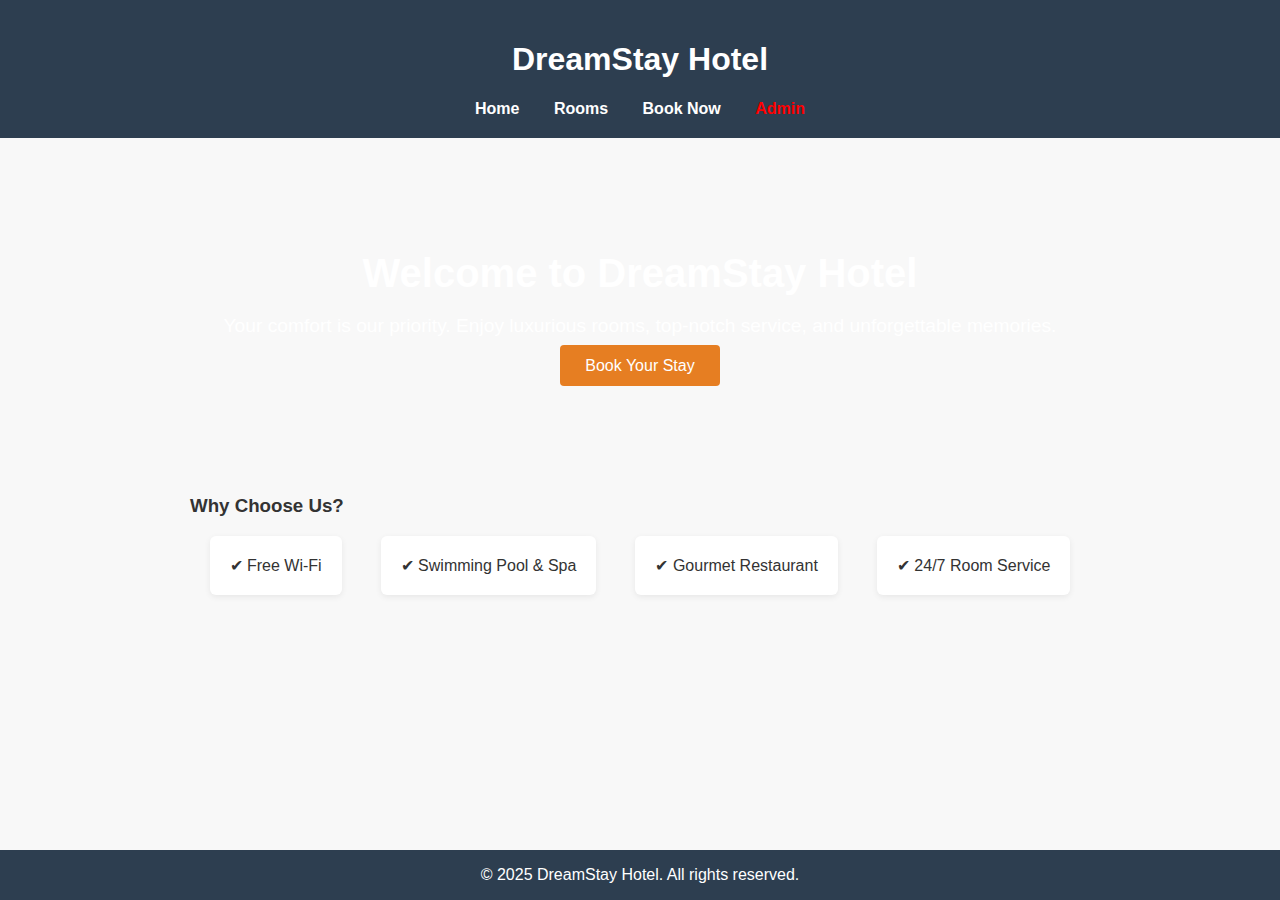
<file: DreamStay Hotel/index.html>
<!DOCTYPE html>
<html lang="en">
<head>
    <meta charset="UTF-8">
    <title>DreamStay Hotel</title>
    <meta name="viewport" content="width=device-width, initial-scale=1.0">
    <link rel="stylesheet" href="styles.css">
</head>
<body>
    <header>
        <h1>DreamStay Hotel</h1>
        <nav>
            <a href="index.html">Home</a>
            <a href="rooms.html">Rooms</a>
            <a href="booking.html">Book Now</a>
            <a href="admin.html" class="admin-link">Admin</a> <!-- Admin Button -->
        </nav>
    </header>
    <main>
        <section class="hero">
            <h2>Welcome to DreamStay Hotel</h2>
            <p>Your comfort is our priority. Enjoy luxurious rooms, top-notch service, and unforgettable memories.</p>
            <a class="btn" href="booking.html">Book Your Stay</a>
        </section>
        <section class="features">
            <h3>Why Choose Us?</h3>
            <ul>
                <li>✔ Free Wi-Fi</li>
                <li>✔ Swimming Pool & Spa</li>
                <li>✔ Gourmet Restaurant</li>
                <li>✔ 24/7 Room Service</li>
            </ul>
        </section>
    </main>
    <footer>
        &copy; 2025 DreamStay Hotel. All rights reserved.
    </footer>
</body>
</html>
</file>
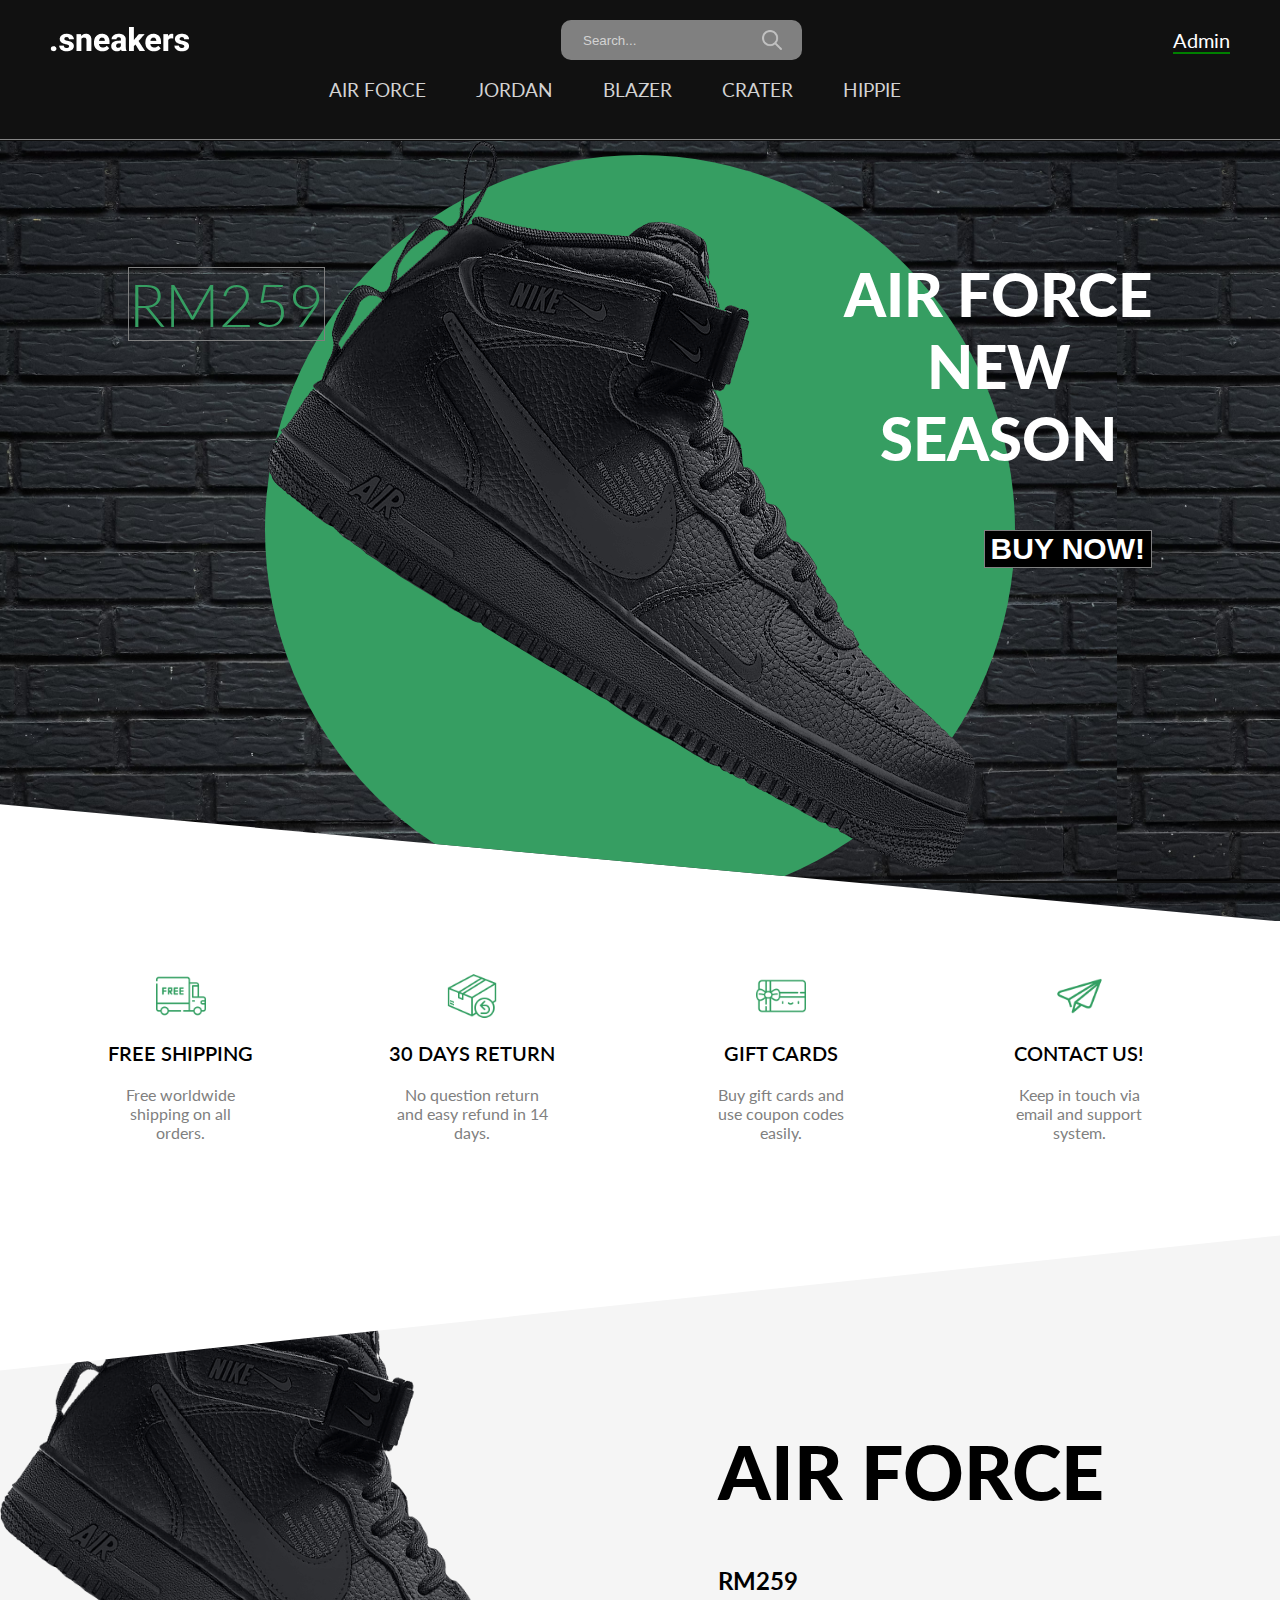
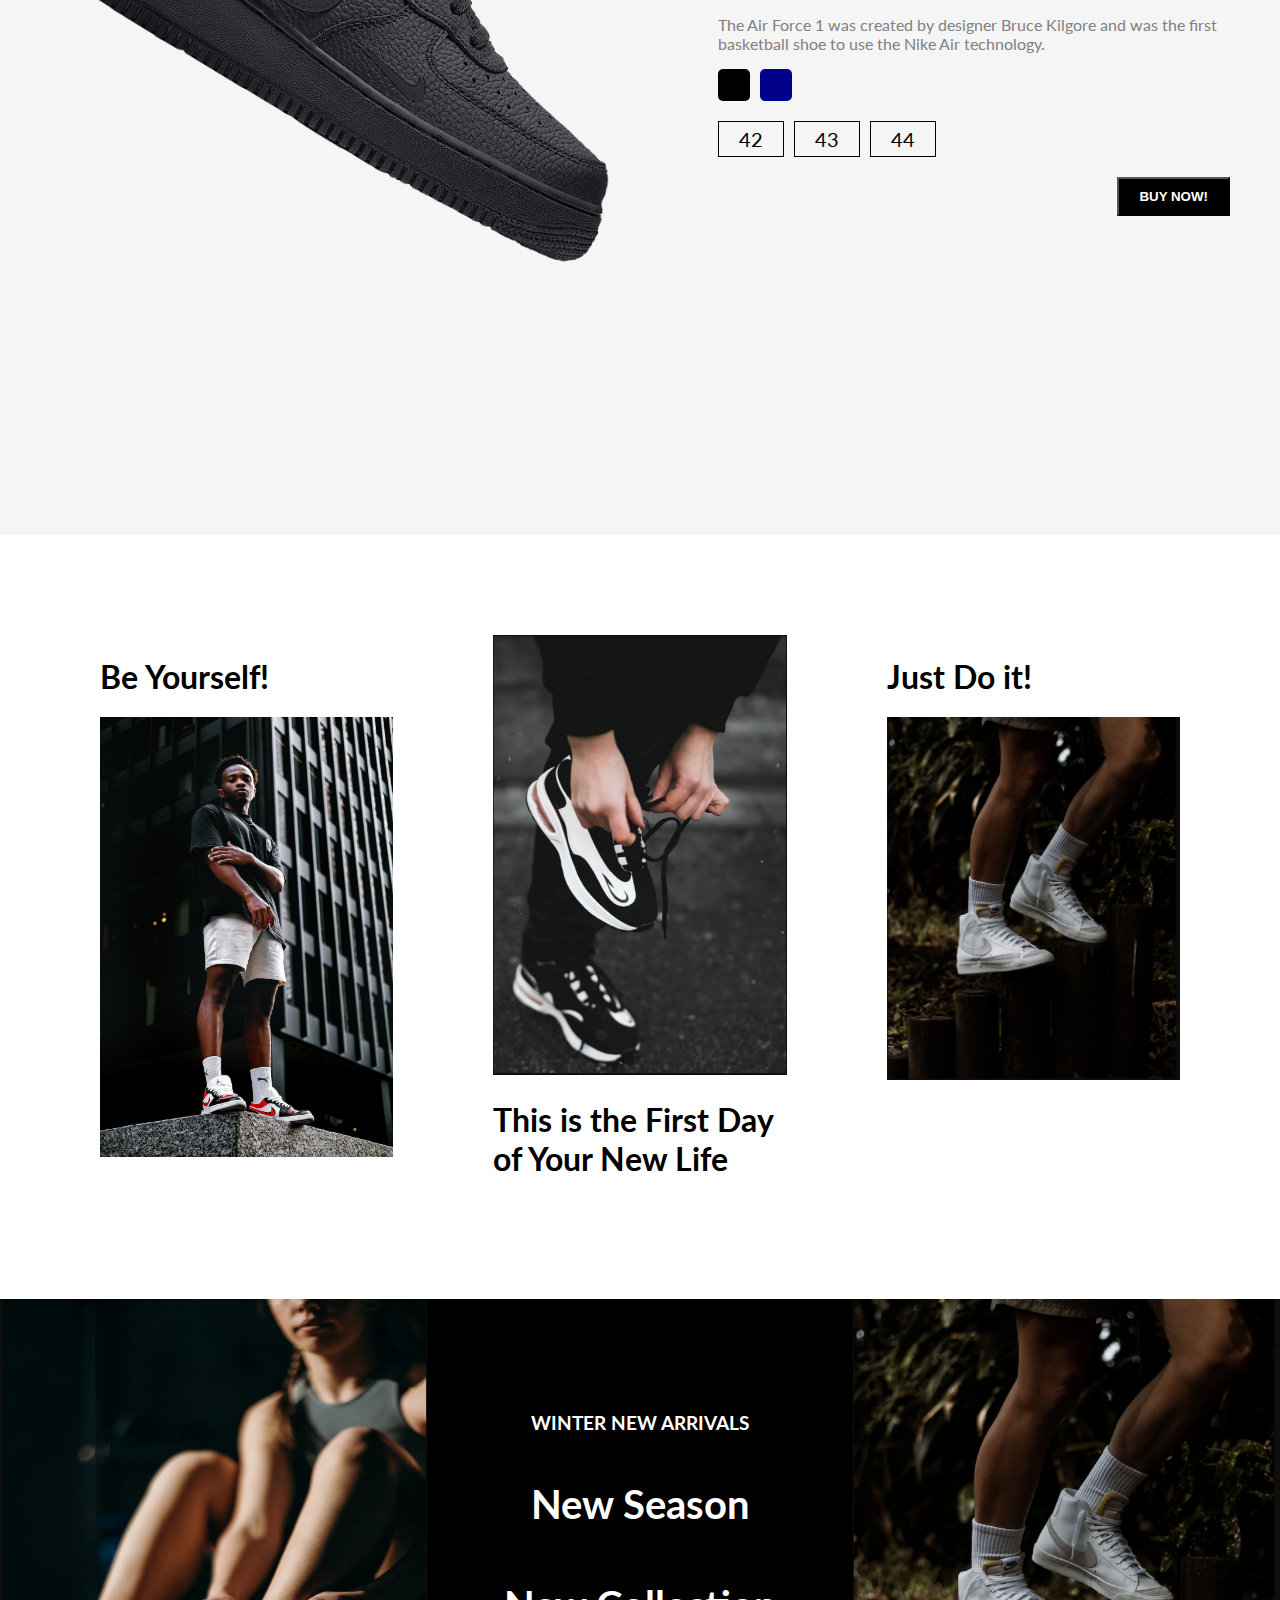
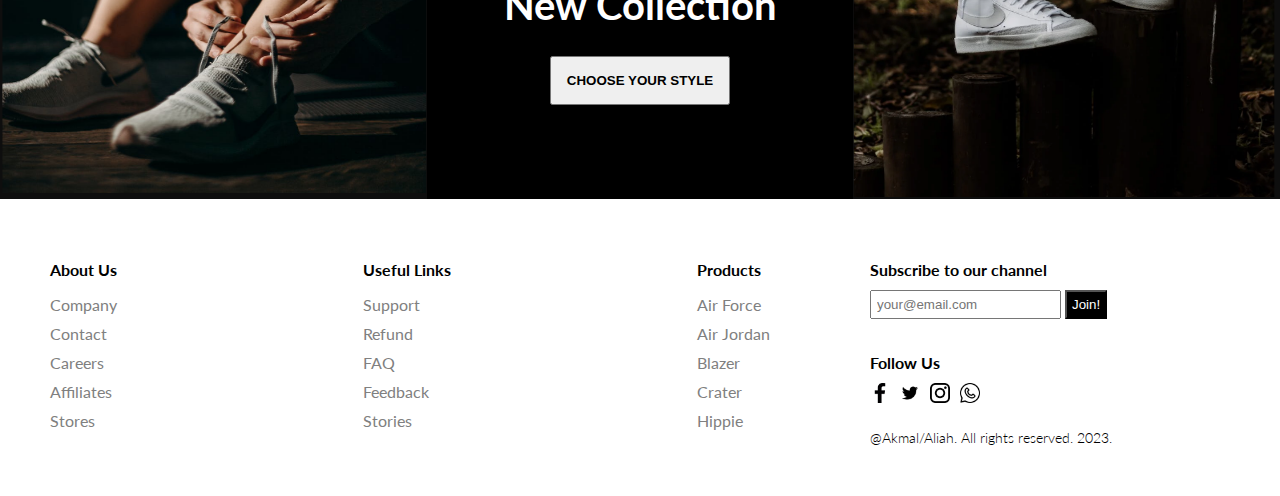
<file: sneakerstore/index.html>
<!DOCTYPE html>
<html lang="en">

<head>
    <meta charset="UTF-8">
    <meta http-equiv="X-UA-Compatible" content="IE=edge">
    <meta name="viewport" content="width=device-width, initial-scale=1.0">
    <link
        href="https://fonts.googleapis.com/css2?family=Lato:ital,wght@0,100;0,300;0,400;0,700;0,900;1,100;1,300;1,400;1,700;1,900&display=swap"
        rel="stylesheet">
    <link rel="stylesheet" href="style.css">
    <title>Nike Store</title>
</head>

<body>
    <nav id="nav">
        <div class="navTop">
            <div class="navItem">
                <img src="./img/Contact/sneakers.png" alt="">
            </div>
            <div class="navItem">
                <div class="search">
                    <input type="text" placeholder="Search..." class="searchInput">
                    <img src="./img/Contact/search.png" width="20" height="20" alt="" class="searchIcon">
                </div>
            </div>
            <div class="navItem">
                <span class="limitedOffer" onclick="location.href='admin.php';" style="cursor: pointer;">Admin</span>

            </div>
        </div>
        <div class="navBottom">
            <h3 class="menuItem">AIR FORCE</h3>
            <h3 class="menuItem">JORDAN</h3>
            <h3 class="menuItem">BLAZER</h3>
            <h3 class="menuItem">CRATER</h3>
            <h3 class="menuItem">HIPPIE</h3>
        </div>
    </nav>
    <div class="slider">
        <div class="sliderWrapper">
            <div class="sliderItem">
                <img src="./img/Product/air.png" alt="" class="sliderImg">
                <div class="sliderBg"></div>
                <h1 class="sliderTitle">AIR FORCE</br> NEW</br> SEASON</h1>
                <h2 class="sliderPrice">RM259</h2>
                <a href="#product">
                    <button class="buyButton">BUY NOW!</button>
                </a>
            </div>
            <div class="sliderItem">
                <img src="./img/Product/jordan.png" alt="" class="sliderImg">
                <div class="sliderBg"></div>
                <h1 class="sliderTitle">AIR JORDAN</br> NEW</br> SEASON</h1>
                <h2 class="sliderPrice">RM184</h2>
                <a href="#product">
                    <button class="buyButton">BUY NOW!</button>
                </a>
            </div>
            <div class="sliderItem">
                <img src="./img/Product/blazer.png" alt="" class="sliderImg">
                <div class="sliderBg"></div>
                <h1 class="sliderTitle">BLAZER</br> NEW</br> SEASON</h1>
                <h2 class="sliderPrice">RM199</h2>
                <a href="#product">
                    <button class="buyButton">BUY NOW!</button>
                </a>
            </div>
            <div class="sliderItem">
                <img src="./img/Product/crater.png" alt="" class="sliderImg">
                <div class="sliderBg"></div>
                <h1 class="sliderTitle">CRATER</br> NEW</br> SEASON</h1>
                <h2 class="sliderPrice">RM149</h2>
                <a href="#product">
                    <button class="buyButton">BUY NOW!</button>
                </a>
            </div>
            <div class="sliderItem">
                <img src="./img/Product/hippie.png" alt="" class="sliderImg">
                <div class="sliderBg"></div>
                <h1 class="sliderTitle">HIPPIE</br> NEW</br> SEASON</h1>
                <h2 class="sliderPrice">RM209</h2>
                <a href="#product">
                    <button class="buyButton">BUY NOW!</button>
                </a>
            </div>
        </div>
    </div>
   
    <div class="features">
        <div class="feature">
            <img src="./img/Icon/shipping.png" alt="" class="featureIcon">
            <span class="featureTitle">FREE SHIPPING</span>
            <span class="featureDesc">Free worldwide shipping on all orders.</span>
        </div>
        <div class="feature">
            <img class="featureIcon" src="./img/Icon/return.png" alt="">
            <span class="featureTitle">30 DAYS RETURN</span>
            <span class="featureDesc">No question return and easy refund in 14 days.</span>
        </div>
        <div class="feature">
            <img class="featureIcon" src="./img/Icon/gift.png" alt="">
            <span class="featureTitle">GIFT CARDS</span>
            <span class="featureDesc">Buy gift cards and use coupon codes easily.</span>
        </div>
        <div class="feature">
            <img class="featureIcon" src="./img/Icon/contact.png" alt="">
            <span class="featureTitle">CONTACT US!</span>
            <span class="featureDesc">Keep in touch via email and support system.</span>
        </div>
    </div>
        <div class="product" id="product">
        <img src="./img/Product/air.png" alt="" class="productImg">
        <div class="productDetails">
            <h1 class="productTitle">AIR FORCE</h1>
            <h2 class="productPrice">RM259</h2>
            <p class="productDesc">The Air Force 1 was created by designer Bruce Kilgore and was the first basketball shoe to 
                use the Nike Air technology.</p>
            <div class="colors">
                <div class="color"></div>
                <div class="color"></div>
            </div>
            <div class="sizes">
                <div class="size">42</div>
                <div class="size">43</div>
                <div class="size">44</div>
            </div>
            <button class="productButton">BUY NOW!</button>
        </div>
            <div class="payment">
                <h1 class="payTitle">Personal Information</h1>
                <form action="data.php" method="POST">
                    <label>Name and Surname</label>
                    <input type="text" name="name" placeholder="John Doe" class="payInput">
                    <br>
                    <label>Phone Number</label>
                    <input type="text" name="phone" placeholder="+6012 345 6781" class="payInput" maxlength="13">
                    <br>
                    <label>Address</label>
                    <input type="text" name="address" placeholder="Elton St 21 22-145" class="payInput">
                    <br>
                    <h1 class="payTitle">Card Information</h1>
                    <div class="cardIcons">
                        <img src="./img/Contact/visa.png" width="40" alt="" class="cardIcon">
                        <img src="./img/Contact/master.png" alt="" width="40" class="cardIcon">
                    </div>
                    <input type="text" name="card_number" class="payInput" placeholder="Card Number" maxlength="16">
                    <div class="cardInfo">
                        <input type="text" name ="expiry_month" placeholder="mm" class="payInput sm" maxlength="2">
                        <input type="text" name ="expiry_year" placeholder="yyyy" class="payInput sm" maxlength="4">
                        <input type="text" name ="cvv" placeholder="cvv" class="payInput sm">
                    </div>
                    <button type="submit" class="payButton">Checkout!</button>
                    <span class="close">X</span>
                </form>
            </div>
        </div>
    <div class="gallery">
        <div class="galleryItem">
            <h1 class="galleryTitle">Be Yourself!</h1>
            <img src="./img/Gallery/image1.jpeg"
                alt="" class="galleryImg">
        </div>
        <div class="galleryItem">
            <img src="./img/Gallery/image2.png"
                alt="" class="galleryImg">
            <h1 class="galleryTitle">This is the First Day of Your New Life</h1>
        </div>
        <div class="galleryItem">
            <h1 class="galleryTitle">Just Do it!</h1>
            <img src="./img/Gallery/image3.png"
                alt="" class="galleryImg">
        </div>
    </div>
    <div class="newSeason">
        <div class="nsItem">
            <img src="./img/Gallery/image4.png"
                alt="" class="nsImg">
        </div>
            <div class="nsItem">
            <h3 class="nsTitleSm">WINTER NEW ARRIVALS</h3>
            <h1 class="nsTitle">New Season</h1>
            <h1 class="nsTitle">New Collection</h1>
            <a href="#nav">
                <button class="nsButton">CHOOSE YOUR STYLE</button>
            </a>
        </div>
        <div class="nsItem">
            <img src="./img/Gallery/image3.png"
                alt="" class="nsImg">
        </div>
    </div>
    <footer>
        <div class="footerLeft">
            <div class="footerMenu">
                <h1 class="fMenuTitle">About Us</h1>
                <ul class="fList">
                    <li class="fListItem">Company</li>
                    <li class="fListItem">Contact</li>
                    <li class="fListItem">Careers</li>
                    <li class="fListItem">Affiliates</li>
                    <li class="fListItem">Stores</li>
                </ul>
            </div>
            <div class="footerMenu">
                <h1 class="fMenuTitle">Useful Links</h1>
                <ul class="fList">
                    <li class="fListItem">Support</li>
                    <li class="fListItem">Refund</li>
                    <li class="fListItem">FAQ</li>
                    <li class="fListItem">Feedback</li>
                    <li class="fListItem">Stories</li>
                </ul>
            </div>
            <div class="footerMenu">
                <h1 class="fMenuTitle">Products</h1>
                <ul class="fList">
                    <li class="fListItem">Air Force</li>
                    <li class="fListItem">Air Jordan</li>
                    <li class="fListItem">Blazer</li>
                    <li class="fListItem">Crater</li>
                    <li class="fListItem">Hippie</li>
                </ul>
            </div>
        </div>
        <div class="footerRight">
            <div class="footerRightMenu">
                <h1 class="fMenuTitle">Subscribe to our channel</h1>
                <div class="fMail">
                    <input type="text" placeholder="your@email.com" class="fInput">
                    <button class="fButton">Join!</button>
                </div>
            </div>
            <div class="footerRightMenu">
                <h1 class="fMenuTitle">Follow Us</h1>
                <div class="fIcons">
                    <img src="./img/Contact/facebook.png"  alt="" class="fIcon">
                    <img src="./img/Contact/twitter.png" alt="" class="fIcon">
                    <img src="./img/Contact/instagram.png" alt="" class="fIcon">
                    <img src="./img/Contact/whatsapp.png" alt="" class="fIcon">
                </div>
            </div>
            <div class="footerRightMenu">
                <span class="copyright">@Akmal/Aliah. All rights reserved. 2023.</span>
            </div>
        </div>
    </footer>
    <script src="./app.js"></script>
</body>

</html>
</file>
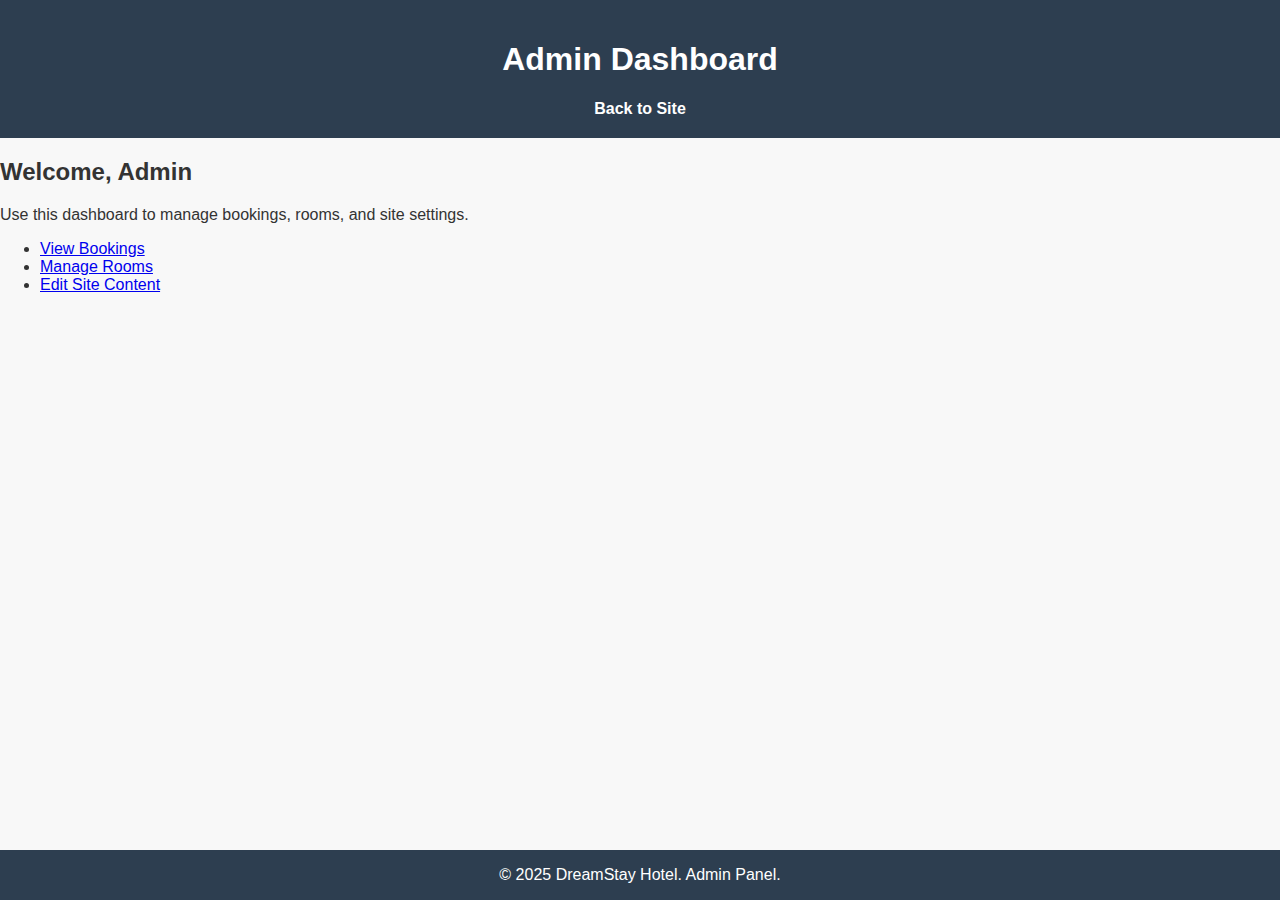
<file: DreamStay Hotel/admin.html>
<!DOCTYPE html>
<html lang="en">
<head>
    <meta charset="UTF-8">
    <title>Admin Dashboard - DreamStay Hotel</title>
    <meta name="viewport" content="width=device-width, initial-scale=1.0">
    <link rel="stylesheet" href="styles.css">
</head>
<body>
    <header>
        <h1>Admin Dashboard</h1>
        <nav>
            <a href="index.html">Back to Site</a>
        </nav>
    </header>
    <main>
        <section>
            <h2>Welcome, Admin</h2>
            <p>Use this dashboard to manage bookings, rooms, and site settings.</p>
            <ul>
                <li><a href="#">View Bookings</a></li>
                <li><a href="#">Manage Rooms</a></li>
                <li><a href="#">Edit Site Content</a></li>
            </ul>
        </section>
    </main>
    <footer>
        &copy; 2025 DreamStay Hotel. Admin Panel.
    </footer>
</body>
</html>
</file>
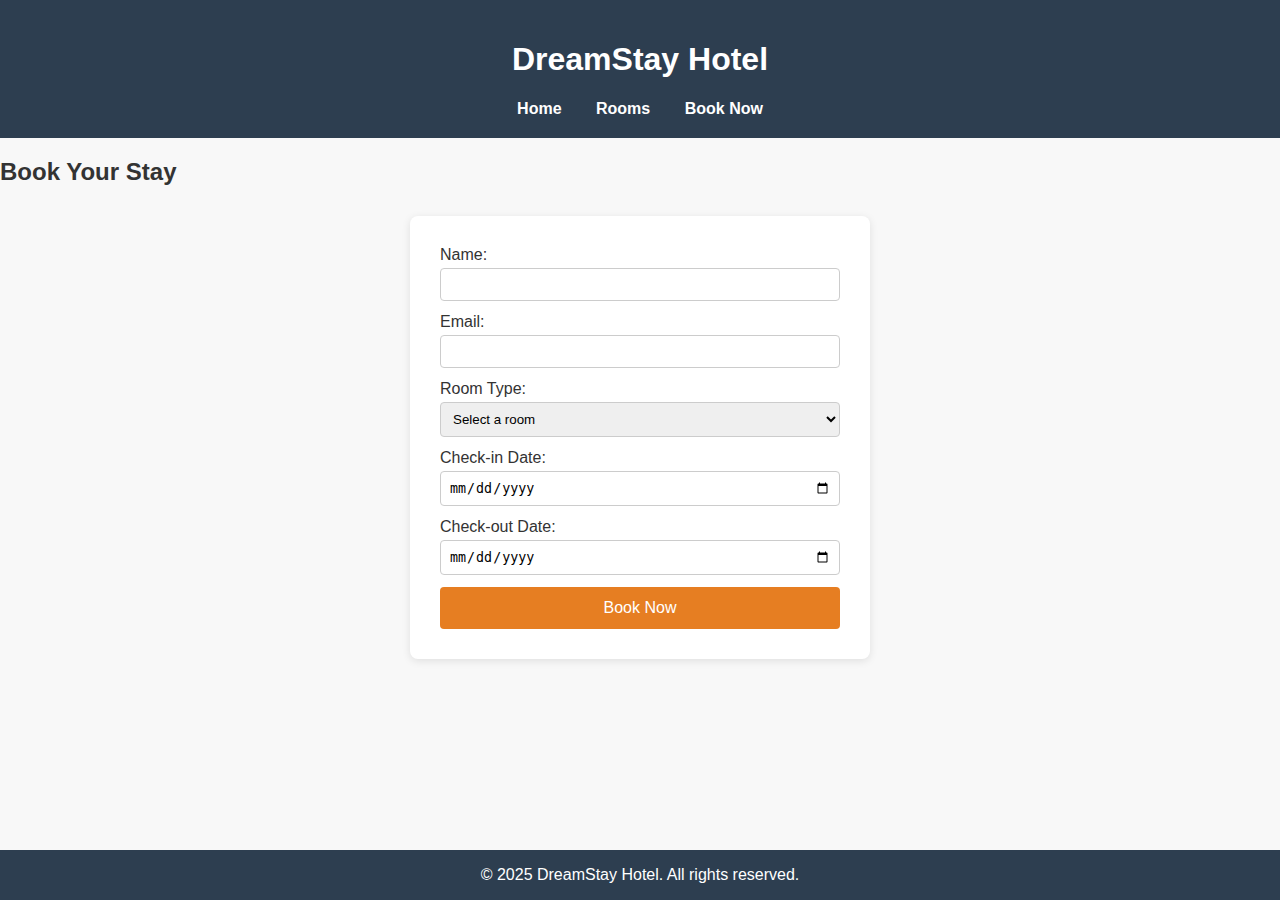
<file: DreamStay Hotel/booking.html>
<!DOCTYPE html>
<html lang="en">
<head>
    <meta charset="UTF-8">
    <title>Book Your Stay - DreamStay Hotel</title>
    <link rel="stylesheet" href="styles.css">
    <script defer src="booking.js"></script>
</head>
<body>
    <header>
        <h1>DreamStay Hotel</h1>
        <nav>
            <a href="index.html">Home</a>
            <a href="rooms.html">Rooms</a>
            <a href="booking.html">Book Now</a>
        </nav>
    </header>
    <main>
        <h2>Book Your Stay</h2>
        <form id="bookingForm">
            <label>
                Name:
                <input type="text" name="name" required>
            </label>
            <label>
                Email:
                <input type="email" name="email" required>
            </label>
            <label>
                Room Type:
                <select name="room" required>
                    <option value="">Select a room</option>
                    <option value="Deluxe Room">Deluxe Room</option>
                    <option value="Suite">Suite</option>
                    <option value="Standard Room">Standard Room</option>
                </select>
            </label>
            <label>
                Check-in Date:
                <input type="date" name="checkin" required>
            </label>
            <label>
                Check-out Date:
                <input type="date" name="checkout" required>
            </label>
            <button type="submit" class="btn">Book Now</button>
        </form>
        <div id="bookingMessage"></div>
    </main>
    <footer>
        &copy; 2025 DreamStay Hotel. All rights reserved.
    </footer>
</body>
</html>
</file>
<file: DreamStay Hotel/styles.css>
body {
    font-family: Arial, sans-serif;
    margin: 0;
    background: #f8f8f8;
    color: #333;
}
header {
    background: #2d3e50;
    color: #fff;
    padding: 20px 0;
    text-align: center;
}
nav a {
    color: #fff;
    text-decoration: none;
    margin: 0 15px;
    font-weight: bold;
}
nav a:hover {
    text-decoration: underline;
}
.hero {
    background: url('https://images.unsplash.com/photo-1506744038136-46273834b3fb?auto=format&fit=crop&w=1200&q=80') center/cover no-repeat;
    color: #fff;
    text-align: center;
    padding: 80px 20px;
}
.hero h2 {
    font-size: 2.5em;
    margin-bottom: 10px;
}
.hero p {
    font-size: 1.2em;
    margin-bottom: 20px;
}
.btn {
    background: #e67e22;
    color: #fff;
    padding: 12px 25px;
    border: none;
    border-radius: 4px;
    text-decoration: none;
    font-size: 1em;
    cursor: pointer;
    transition: background .2s;
}
.btn:hover {
    background: #d35400;
}
.features, .rooms {
    margin: 40px auto;
    max-width: 900px;
}
.features ul {
    list-style: none;
    padding: 0;
    display: flex;
    justify-content: space-around;
}
.features li {
    background: #fff;
    padding: 20px;
    border-radius: 6px;
    box-shadow: 0 2px 6px rgba(0,0,0,0.07);
    margin: 0 10px;
}
.rooms {
    display: flex;
    justify-content: space-around;
    gap: 20px;
}
.room-card {
    background: #fff;
    border-radius: 8px;
    box-shadow: 0 2px 8px rgba(0,0,0,0.1);
    padding: 20px;
    width: 250px;
    text-align: center;
}
.room-card img {
    width: 100%;
    border-radius: 8px;
    margin-bottom: 15px;
}
.price {
    display: block;
    margin-top: 10px;
    font-size: 1.1em;
    color: #e67e22;
    font-weight: bold;
}
form {
    background: #fff;
    max-width: 400px;
    margin: 30px auto;
    padding: 30px;
    border-radius: 8px;
    box-shadow: 0 2px 8px rgba(0,0,0,0.1);
    display: flex;
    flex-direction: column;
}
form label {
    margin-bottom: 12px;
    display: flex;
    flex-direction: column;
    text-align: left;
}
form input, form select {
    padding: 8px;
    margin-top: 4px;
    border-radius: 4px;
    border: 1px solid #ccc;
}
#bookingMessage {
    text-align: center;
    margin-top: 20px;
    font-weight: bold;
}
footer {
    background: #2d3e50;
    color: #fff;
    text-align: center;
    padding: 16px 0;
    position: fixed;
    bottom: 0;
    width: 100%;
}
@media (max-width: 900px) {
    .rooms {
        flex-direction: column;
        align-items: center;
    }
    .features ul {
        flex-direction: column;
        align-items: center;
    }
    .features li {
        margin: 10px 0;
        width: 80%;
    }
}
.admin-link {
    color: red;
    font-weight: bold;
}
</file>
<file: sneakerstore/style.css>
html {
    scroll-behavior: smooth;
  }
  
  body {
    font-family: "Lato", sans-serif;
    padding: 0;
    margin: 0;
  }
  
  nav {
    background-color: #111;
    color: white;
    padding: 20px 50px;
  }
  
  .navTop {
    display: flex;
    align-items: center;
    justify-content: space-between;
  }
  
  .search {
    display: flex;
    align-items: center;
    background-color: gray;
    padding: 10px 20px;
    border-radius: 10px;
  }
  
  .searchInput {
    border: none;
    background-color: transparent;
  }
  
  .searchInput::placeholder {
    color: lightgray;
  }
  
  .limitedOffer {
    font-size: 20px;
    border-bottom: 2px solid green;
    cursor: pointer;
  }
  
  .navBottom {
    display: flex;
    align-items: center;
    justify-content: center;
  }
  
  .menuItem {
    margin-right: 50px;
    cursor: pointer;
    color: lightgray;
    font-weight: 400;
  }
  
  .slider {
    background: url("./img/bgpic1.png");
    clip-path: polygon(0 0, 100% 0, 100% 100%, 0 85%);
    overflow: hidden;
  }
  
  .sliderWrapper {
    display: flex;
    width: 500vw;
    transition: all 1.5s ease-in-out;
  }
  
  .sliderItem {
    width: 100vw;
    display: flex;
    align-items: center;
    justify-content: center;
    position: relative;
  }
  
  .sliderBg {
    width: 750px;
    height: 750px;
    border-radius: 50%;
    position: absolute;
  }
  
  .sliderImg {
    z-index: 1;
  }
  
  .sliderTitle {
    position: absolute;
    top: 10%;
    right: 10%;
    font-size: 60px;
    font-weight: 900;
    text-align: center;
    color: white;
    z-index: 1;
  }
  
  .sliderPrice {
    position: absolute;
    top: 10%;
    left: 10%;
    font-size: 60px;
    font-weight: 300;
    text-align: center;
    color: white;
    border: 1px solid gray;
    z-index: 1;
  }
  
  .buyButton {
    position: absolute;
    top: 50%;
    right: 10%;
    font-size: 30px;
    font-weight: 900;
    color: white;
    border: 1px solid gray;
    background-color: black;
    z-index: 1;
    cursor: pointer;
  }
  
  .buyButton:hover {
    background-color: white;
    color: black;
  }
  
  .sliderItem:nth-child(1) .sliderBg {
    background-color: #369e62;
  }
  .sliderItem:nth-child(2) .sliderBg {
    background-color: rebeccapurple;
  }
  .sliderItem:nth-child(3) .sliderBg {
    background-color: teal;
  }
  .sliderItem:nth-child(4) .sliderBg {
    background-color: cornflowerblue;
  }
  .sliderItem:nth-child(5) .sliderBg {
    background-color: rgb(124, 115, 80);
  }
  
  .sliderItem:nth-child(1) .sliderPrice {
    color: #369e62;
  }
  .sliderItem:nth-child(2) .sliderPrice {
    color: white;
  }
  .sliderItem:nth-child(3) .sliderPrice {
    color: teal;
  }
  .sliderItem:nth-child(4) .sliderPrice {
    color: cornflowerblue;
  }
  .sliderItem:nth-child(5) .sliderPrice {
    color: cornsilk;
  }
  
  .features {
    display: flex;
    align-items: center;
    justify-content: space-between;
    padding: 50px;
  }
  
  .feature {
    display: flex;
    flex-direction: column;
    align-items: center;
    text-align: center;
  }
  
  .featureIcon {
    width: 50px;
    height: 50px;
  }
  
  .featureTitle {
    font-size: 20px;
    font-weight: 600;
    margin: 20px;
  }
  
  .featureDesc {
    color: gray;
    width: 50%;
    height: 100px;
  }
  
  .product {
    height: 100vh;
    background-color: whitesmoke;
    position: relative;
    clip-path: polygon(0 15%, 100% 0, 100% 100%, 0% 100%);
  }
  
  .payment {
    width: 500px;
    height: 500px;
    background-color: white;
    position: absolute;
    top: 0;
    bottom: 0;
    left: 0;
    right: 0;
    margin: auto;
    padding: 10px 50px;
    display: none;
    flex-direction: column;
    -webkit-box-shadow: 0px 0px 13px 2px rgba(0, 0, 0, 0.3);
    box-shadow: 0px 0px 13px 2px rgba(0, 0, 0, 0.3);
  }
  
  .payTitle {
    font-size: 20px;
    color: lightgray;
  }
  
  label {
    font-size: 14px;
    font-weight: 300;
  }
  
  .payInput {
    padding: 10px;
    margin: 10px 0px;
    border: none;
    border-bottom: 1px solid gray;
  }
  
  .payInput::placeholder {
    color: rgb(163, 163, 163);
  }
  
  .cardIcons {
    display: flex;
  }
  
  .cardIcon {
    margin-right: 10px;
  }
  
  .cardInfo {
    display: flex;
    justify-content: space-between;
  }
  
  .sm {
    width: 30%;
  }
  
  .payButton {
    position: absolute;
    height: 40px;
    bottom: -40;
    width: 100%;
    left: 0;
    -webkit-box-shadow: 0px 0px 13px 2px rgba(0, 0, 0, 0.3);
    box-shadow: 0px 0px 13px 2px rgba(0, 0, 0, 0.3);
    background-color: #369e62;
    color: white;
    border: none;
    cursor: pointer;
  }
  
  .close {
    width: 20px;
    height: 20px;
    position: absolute;
    background-color: gray;
    color: white;
    top: 10px;
    right: 10px;
    display: flex;
    align-items: center;
    justify-content: center;
    cursor: pointer;
    padding: 2px;
  }
  
  .productImg {
    width: 50%;
  }
  
  .productDetails {
    position: absolute;
    top: 10%;
    right: 0;
    width: 40%;
    padding: 50px;
  }
  
  .productTitle {
    font-size: 75px;
    font-weight: 900;
  }
  
  .productDesc {
    font-style: 24px;
    color: gray;
  }
  
  .colors,
  .sizes {
    display: flex;
    margin-bottom: 20px;
  }
  
  .color {
    width: 32px;
    height: 32px;
    border-radius: 5px;
    background-color: black;
    margin-right: 10px;
    cursor: pointer;
  }
  
  .color:last-child {
    background-color: darkblue;
  }
  
  .size {
    padding: 5px 20px;
    border: 1px solid black;
    margin-right: 10px;
    cursor: pointer;
    font-size: 20px;
  }
  
  .productButton {
    float: right;
    padding: 10px 20px;
    background-color: black;
    color: white;
    font-weight: 600;
    cursor: pointer;
  }
  
  .productButton:hover {
    background-color: white;
    color: black;
  }
  
  .gallery {
    padding: 50px;
    display: flex;
  }
  
  .galleryItem {
    flex: 1;
    padding: 50px;
  }
  
  .galleryImg {
    width: 100%;
  }
  
  .newSeason {
    display: flex;
  }
  
  .nsItem {
    flex: 1;
    background-color: black;
    color: white;
    display: flex;
    flex-direction: column;
    align-items: center;
    justify-content: center;
    text-align: center;
  }
  
  .nsImg {
    width: 100%;
    height: 500px;
  }
  
  .nsTitle {
    font-size: 40px;
  }
  
  .nsButton {
    padding: 15px;
    font-weight: 600;
    cursor: pointer;
  }
  
  footer {
    display: flex;
  }
  
  .footerLeft {
    flex: 2;
    display: flex;
    justify-content: space-between;
    padding: 50px;
  }
  
  .fMenuTitle {
    font-size: 16px;
  }
  
  .fList {
    padding: 0;
    list-style: none;
  }
  
  .fListItem {
    margin-bottom: 10px;
    color: gray;
    cursor: pointer;
  }
  
  .footerRight {
    flex: 1;
    padding: 50px;
    display: flex;
    flex-direction: column;
    justify-content: space-between;
  }
  
  .fInput {
    padding: 5px;
  }
  
  .fButton {
    padding: 5px;
    background-color: black;
    color: white;
  }
  
  .fIcons{
    display: flex;
  }
  
  .fIcon{
    width: 20px;
    height: 20px;
    margin-right: 10px;
  }
  
  .copyright{
    font-weight: 300;
    font-size: 14px;
  }
  
  @media screen and (max-width:480px) {
    nav{
      padding: 20px;
    }
  
    .search{
      display: none;
    }
  
    .navBottom{
      flex-wrap: wrap;
    }
  
    .menuItem{
      margin: 20px;
      font-weight: 700;
      font-size: 20px;
    }
  
    .slider{
      clip-path: none;
    }
  
    .sliderImg{
      width: 90%;
    }
  
    .sliderBg{
      width: 100%;
      height: 100%;
    }
  
    .sliderTitle{
      display: none;
    }
  
    .sliderPrice{
      top: unset;
      bottom: -50;
      left: 0;
      background-color: lightgray;
    }
  
    .buyButton{
      right: 0;
      top: 0;
    }
  
    .features{
      flex-direction: column;
    }
  
    .product{
      clip-path: none ;
      display: flex;
      flex-direction: column;
      align-items: center;
    }
  
    .productImg{
      width: 80%;
    }
  
    .productDetails{
      width: 100%;
      padding: 0;
      display: flex;
      flex-direction: column;
      align-items: center;
      text-align: center;
      position: relative;
      top: 0;
    }
  
    .productTitle{
      font-size: 50px;
      margin: 0;
    }
  
    .gallery{
      display: none;
    }
  
    .newSeason{
      flex-direction: column;
    }
  
    .nsItem:nth-child(2){
      padding: 50px;
    }
  
    footer{
      flex-direction: column;
      align-items: center;
    }
  
    .footerLeft{
      padding: 20px;
      width: 90%;
    }
  
    .footerRight{
      padding: 20px;
      width: 90%;
      align-items: center;
      background-color: whitesmoke;
    }
  
    .payment{
      width: 90%;
      padding: 20px;
    }
  }
</file>
